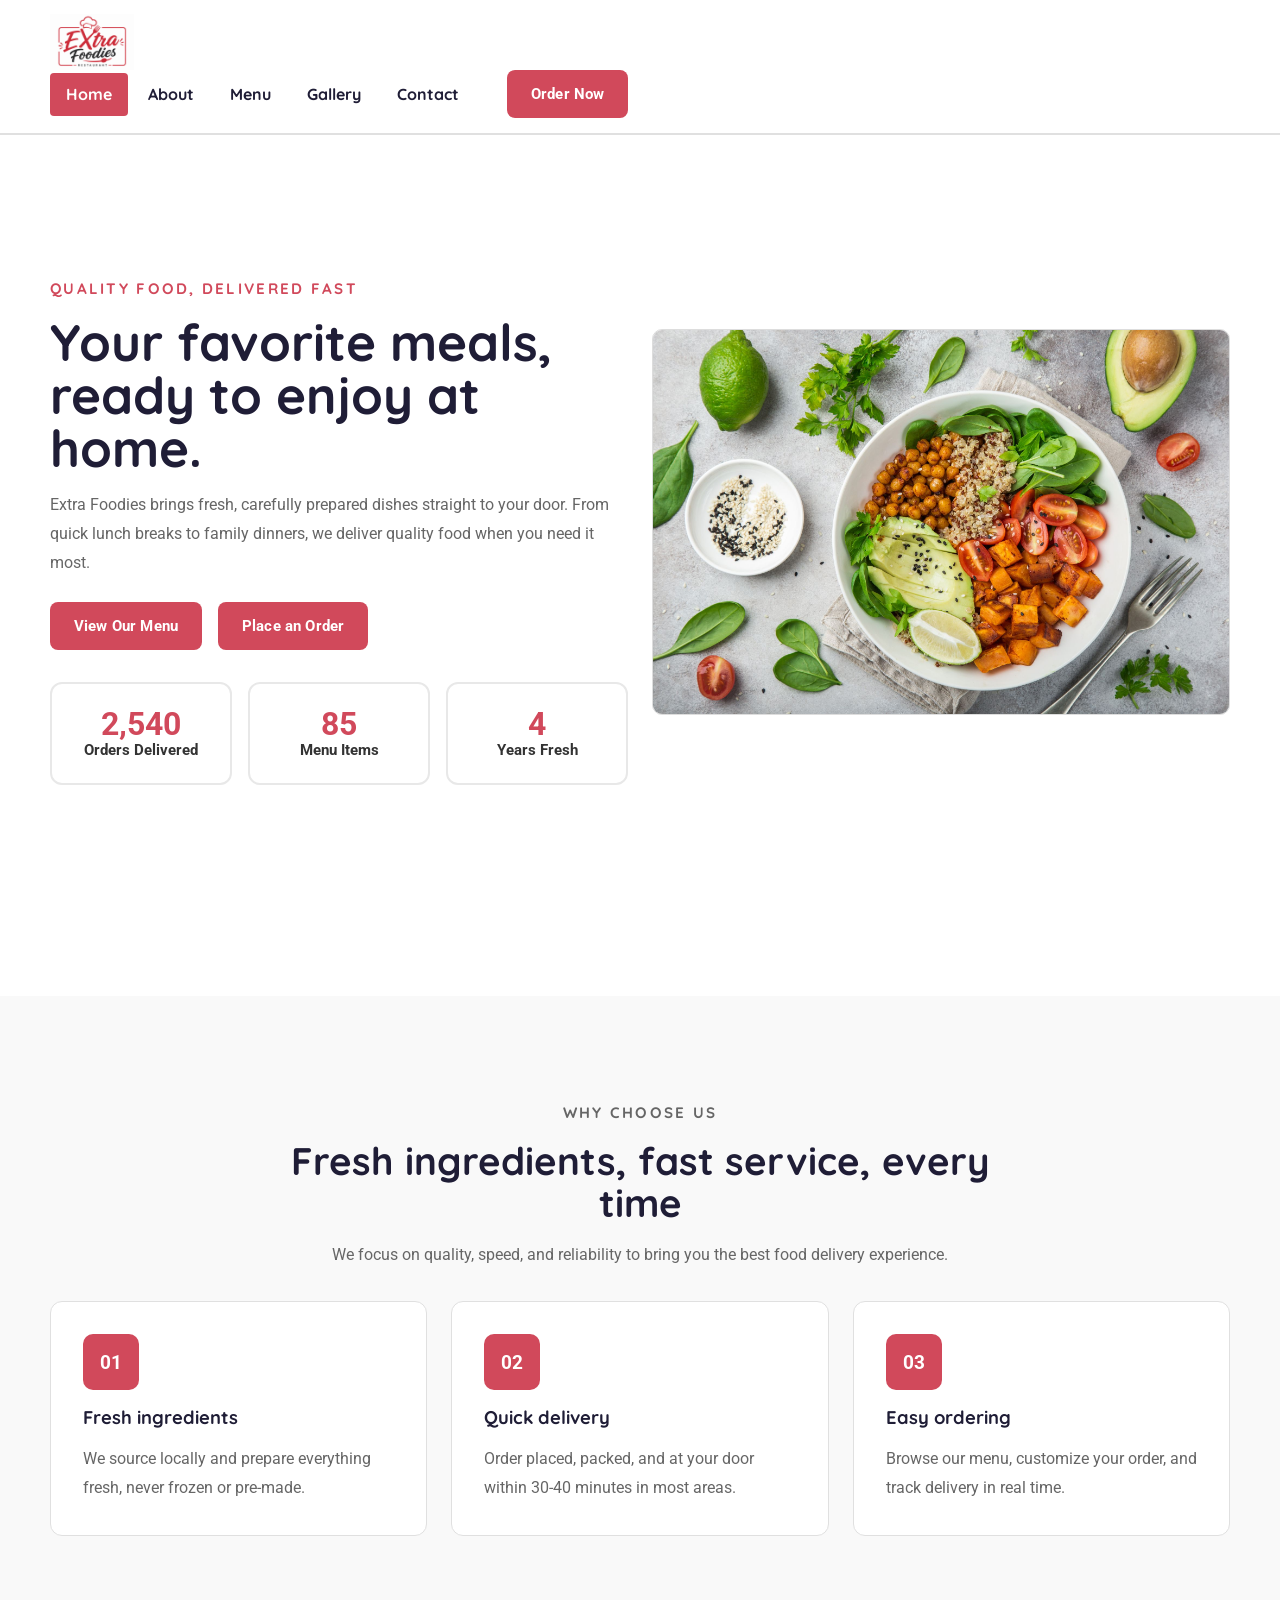
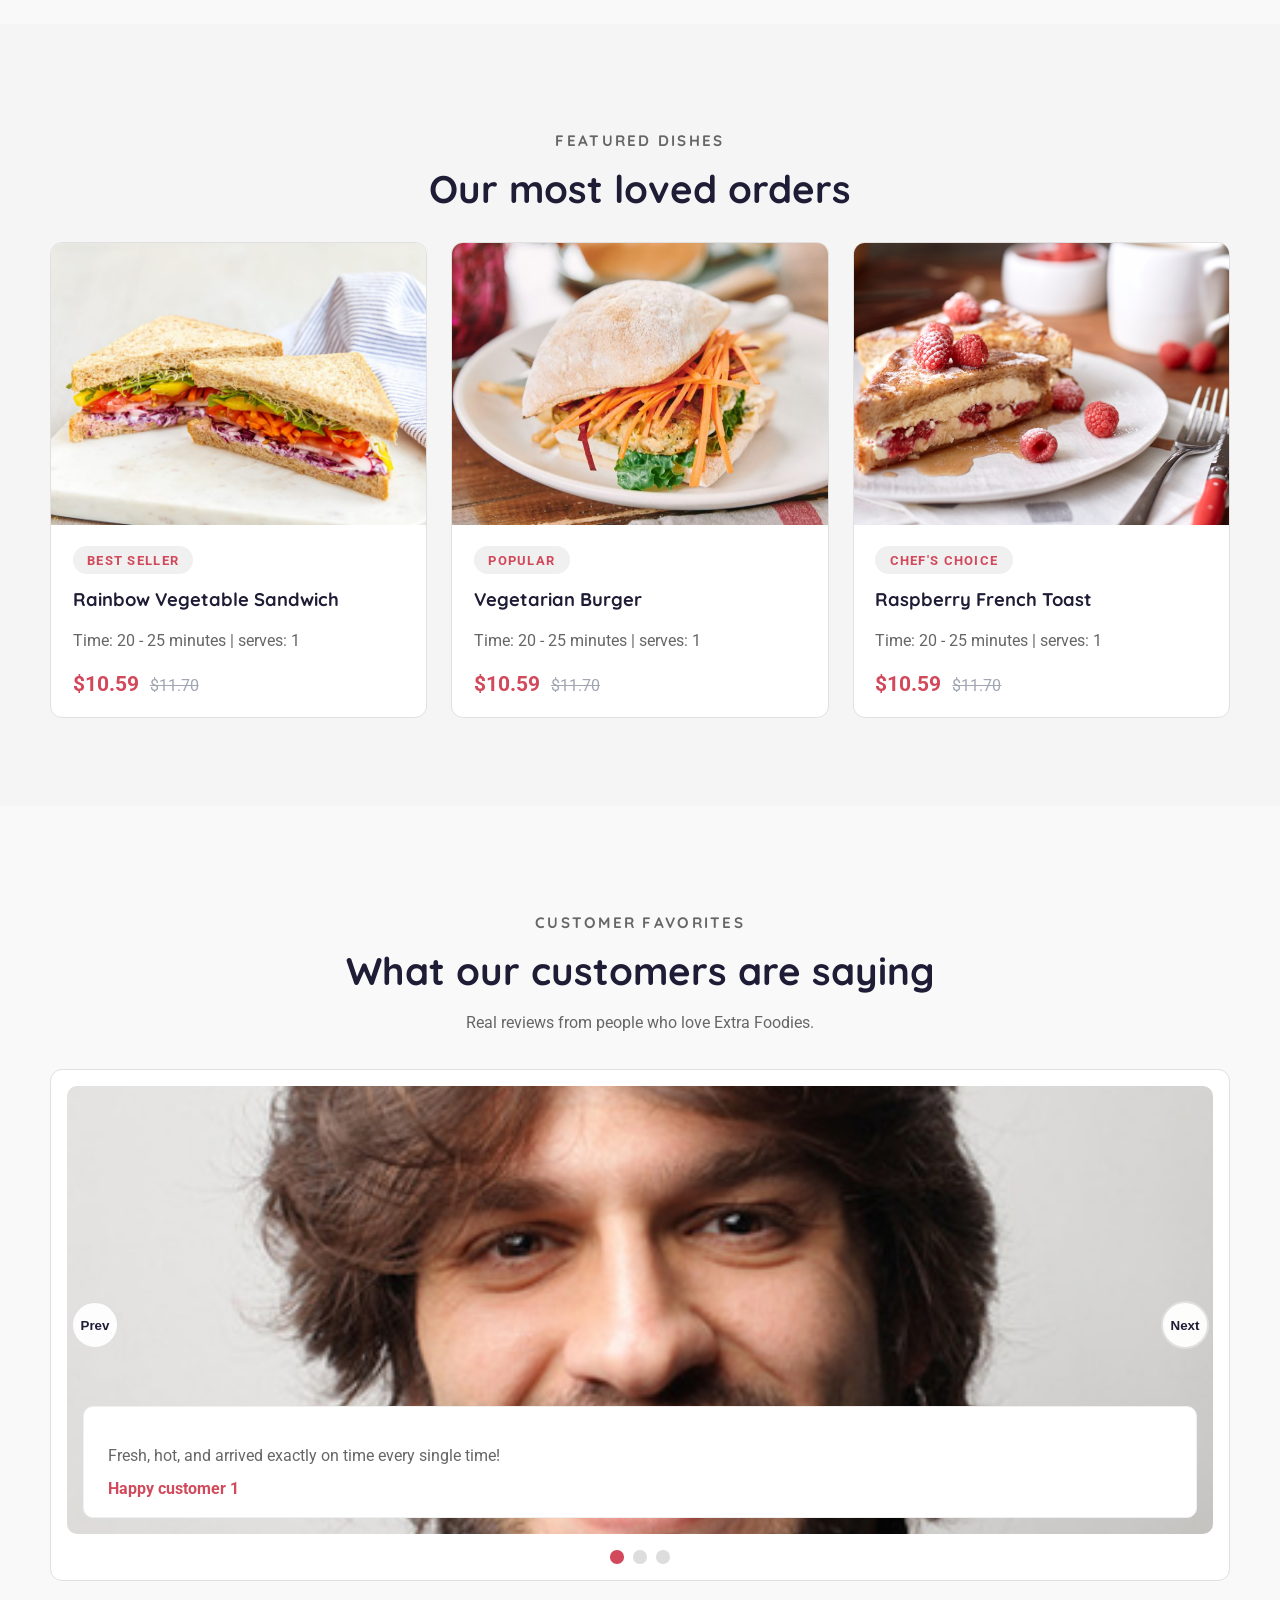
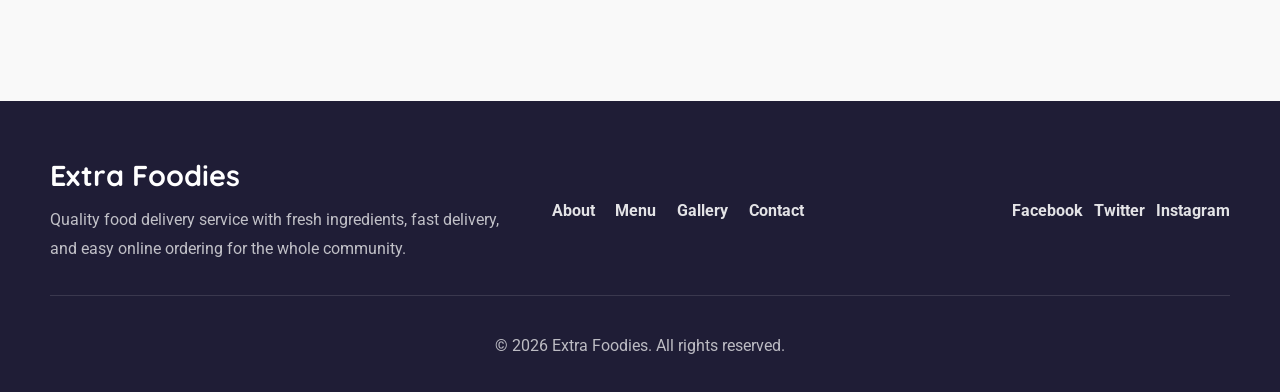
<file: index.html>
<!DOCTYPE html>
<html lang="en">
<head>
    <meta charset="UTF-8">
    <meta http-equiv="X-UA-Compatible" content="IE=edge">
    <meta name="viewport" content="width=device-width, initial-scale=1.0">
    <title>Extra Foodies - Home</title>
    <link rel="stylesheet" href="css/style.css">
    <link rel="stylesheet" href="css/responsive-style.css">
</head>
<body class="page-home">
    <header class="site-header">
        <nav class="navbar navbar-expand-lg navigation-wrap">
            <div class="container">
                <a class="navbar-brand" href="index.html"><img src="images/logo.png" alt="Extra Foodies logo"></a>
                <button class="navbar-toggler" type="button" aria-controls="navbarText" aria-expanded="false" aria-label="Toggle navigation">
                    <span class="nav-icon-bar"></span>
                    <span class="nav-icon-bar"></span>
                    <span class="nav-icon-bar"></span>
                </button>
                <div class="collapse navbar-collapse" id="navbarText">
                    <ul class="navbar-nav ms-auto align-items-lg-center gap-lg-1">
                        <li class="nav-item"><a class="nav-link active" aria-current="page" href="index.html">Home</a></li>
                        <li class="nav-item"><a class="nav-link" href="about.html">About</a></li>
                        <li class="nav-item"><a class="nav-link" href="menu.html">Menu</a></li>
                        <li class="nav-item"><a class="nav-link" href="gallery.html">Gallery</a></li>
                        <li class="nav-item"><a class="nav-link" href="contact.html">Contact</a></li>
                        <li class="nav-item ms-lg-3"><a class="main-btn nav-cta" href="contact.html">Order Now</a></li>
                    </ul>
                </div>
            </div>
        </nav>
    </header>

    <main>
        <section class="page-hero hero-home">
            <div class="container">
                <div class="row align-items-center gy-5">
                    <div class="col-lg-6">
                        <p class="hero-eyebrow">Quality food, delivered fast</p>
                        <h1>Your favorite meals, ready to enjoy at home.</h1>
                        <p class="hero-copy">Extra Foodies brings fresh, carefully prepared dishes straight to your door. From quick lunch breaks to family dinners, we deliver quality food when you need it most.</p>
                        <div class="d-flex flex-wrap gap-3 mt-4">
                            <a class="main-btn" href="menu.html">View Our Menu</a>
                            <a class="main-btn" href="contact.html">Place an Order</a>
                        </div>
                        <div class="hero-stats">
                            <article class="stat-card"><strong data-count="2540">0</strong><span>Orders Delivered</span></article>
                            <article class="stat-card"><strong data-count="85">0</strong><span>Menu Items</span></article>
                            <article class="stat-card"><strong data-count="4">0</strong><span>Years Fresh</span></article>
                        </div>
                    </div>
                    <div class="col-lg-6">
                        <img src="images/img/img-1.png" class="img-fluid" alt="Fresh plated meal" style="border-radius: 10px; border: 1px solid #ddd;">
                    </div>
                </div>
            </div>
        </section>

        <section class="section-block">
            <div class="container">
                <div class="section-heading text-center">
                    <p class="section-label">Why choose us</p>
                    <h2>Fresh ingredients, fast service, every time</h2>
                    <p>We focus on quality, speed, and reliability to bring you the best food delivery experience.</p>
                </div>
                <div class="row g-4 mt-2">
                    <div class="col-md-4">
                        <article class="feature-card">
                            <span class="feature-icon">01</span>
                            <h4>Fresh ingredients</h4>
                            <p>We source locally and prepare everything fresh, never frozen or pre-made.</p>
                        </article>
                    </div>
                    <div class="col-md-4">
                        <article class="feature-card">
                            <span class="feature-icon">02</span>
                            <h4>Quick delivery</h4>
                            <p>Order placed, packed, and at your door within 30-40 minutes in most areas.</p>
                        </article>
                    </div>
                    <div class="col-md-4">
                        <article class="feature-card">
                            <span class="feature-icon">03</span>
                            <h4>Easy ordering</h4>
                            <p>Browse our menu, customize your order, and track delivery in real time.</p>
                        </article>
                    </div>
                </div>
            </div>
        </section>

        <section class="section-block section-block--alt">
            <div class="container">
                <div class="section-heading text-center">
                    <p class="section-label">Featured dishes</p>
                    <h2>Our most loved orders</h2>
                </div>
                <div class="row g-4 mt-2">
                    <div class="col-lg-4 col-md-6">
                        <article class="menu-card">
                            <img src="images/img/img-3.jpg" alt="Rainbow vegetable sandwich" class="menu-card__image img-fluid">
                            <div class="menu-card__body">
                                <span class="menu-card__tag">Best seller</span>
                                <h4>Rainbow Vegetable Sandwich</h4>
                                <p>Time: 20 - 25 minutes | serves: 1</p>
                                <div class="menu-card__footer"><strong>$10.59</strong><del>$11.70</del></div>
                            </div>
                        </article>
                    </div>
                    <div class="col-lg-4 col-md-6">
                        <article class="menu-card">
                            <img src="images/img/img-4.jpg" alt="Vegetarian burger" class="menu-card__image img-fluid">
                            <div class="menu-card__body">
                                <span class="menu-card__tag">Popular</span>
                                <h4>Vegetarian Burger</h4>
                                <p>Time: 20 - 25 minutes | serves: 1</p>
                                <div class="menu-card__footer"><strong>$10.59</strong><del>$11.70</del></div>
                            </div>
                        </article>
                    </div>
                    <div class="col-lg-4 col-md-6">
                        <article class="menu-card">
                            <img src="images/img/img-5.jpg" alt="Raspberry stuffed French toast" class="menu-card__image img-fluid">
                            <div class="menu-card__body">
                                <span class="menu-card__tag">Chef's choice</span>
                                <h4>Raspberry French Toast</h4>
                                <p>Time: 20 - 25 minutes | serves: 1</p>
                                <div class="menu-card__footer"><strong>$10.59</strong><del>$11.70</del></div>
                            </div>
                        </article>
                    </div>
                </div>
            </div>
        </section>

        <section class="section-block">
            <div class="container">
                <div class="section-heading text-center">
                    <p class="section-label">Customer favorites</p>
                    <h2>What our customers are saying</h2>
                    <p>Real reviews from people who love Extra Foodies.</p>
                </div>
                <div class="slider" data-slider>
                    <div class="slider__viewport">
                        <div class="slider__track" data-slider-track>
                            <article class="slider__slide" data-slider-slide>
                                <img src="images/review/review-1.jpg" alt="Delicious meal at home" class="slider__image">
                                <div class="slider__caption">
                                    <p>Fresh, hot, and arrived exactly on time every single time!</p>
                                    <strong>Happy customer 1</strong>
                                </div>
                            </article>
                            <article class="slider__slide" data-slider-slide>
                                <img src="images/review/review-2.jpg" alt="Family enjoying delivery" class="slider__image">
                                <div class="slider__caption">
                                    <p>Best option for weeknight dinners. Saves so much time!</p>
                                    <strong>Happy customer 2</strong>
                                </div>
                            </article>
                            <article class="slider__slide" data-slider-slide>
                                <img src="images/img/img-2.png" alt="Beautifully plated meal" class="slider__image">
                                <div class="slider__caption">
                                    <p>Quality that rivals any restaurant, from your home. Highly recommend!</p>
                                    <strong>Happy customer 3</strong>
                                </div>
                            </article>
                        </div>
                    </div>
                    <button class="slider__control slider__control--prev" type="button" data-slider-prev aria-label="Previous slide">Prev</button>
                    <button class="slider__control slider__control--next" type="button" data-slider-next aria-label="Next slide">Next</button>
                    <div class="slider__dots" data-slider-dots></div>
                </div>
            </div>
        </section>
    </main>

    <footer class="site-footer">
        <div class="container">
            <div class="row gy-4 align-items-center">
                <div class="col-lg-5">
                    <a href="index.html" class="footer-brand">Extra Foodies</a>
                    <p class="footer-copy">Quality food delivery service with fresh ingredients, fast delivery, and easy online ordering for the whole community.</p>
                </div>
                <div class="col-lg-4">
                    <div class="footer-links">
                        <a href="about.html">About</a>
                        <a href="menu.html">Menu</a>
                        <a href="gallery.html">Gallery</a>
                        <a href="contact.html">Contact</a>
                    </div>
                </div>
                <div class="col-lg-3 text-lg-end">
                    <div class="footer-social">
                        <a href="#">Facebook</a>
                        <a href="#">Twitter</a>
                        <a href="#">Instagram</a>
                    </div>
                </div>
            </div>
            <div class="footer-bar text-center">
                <p>© 2026 Extra Foodies. All rights reserved.</p>
            </div>
        </div>
    </footer>
    <script src="js/main.js"></script>
</body>
</html>
</file>
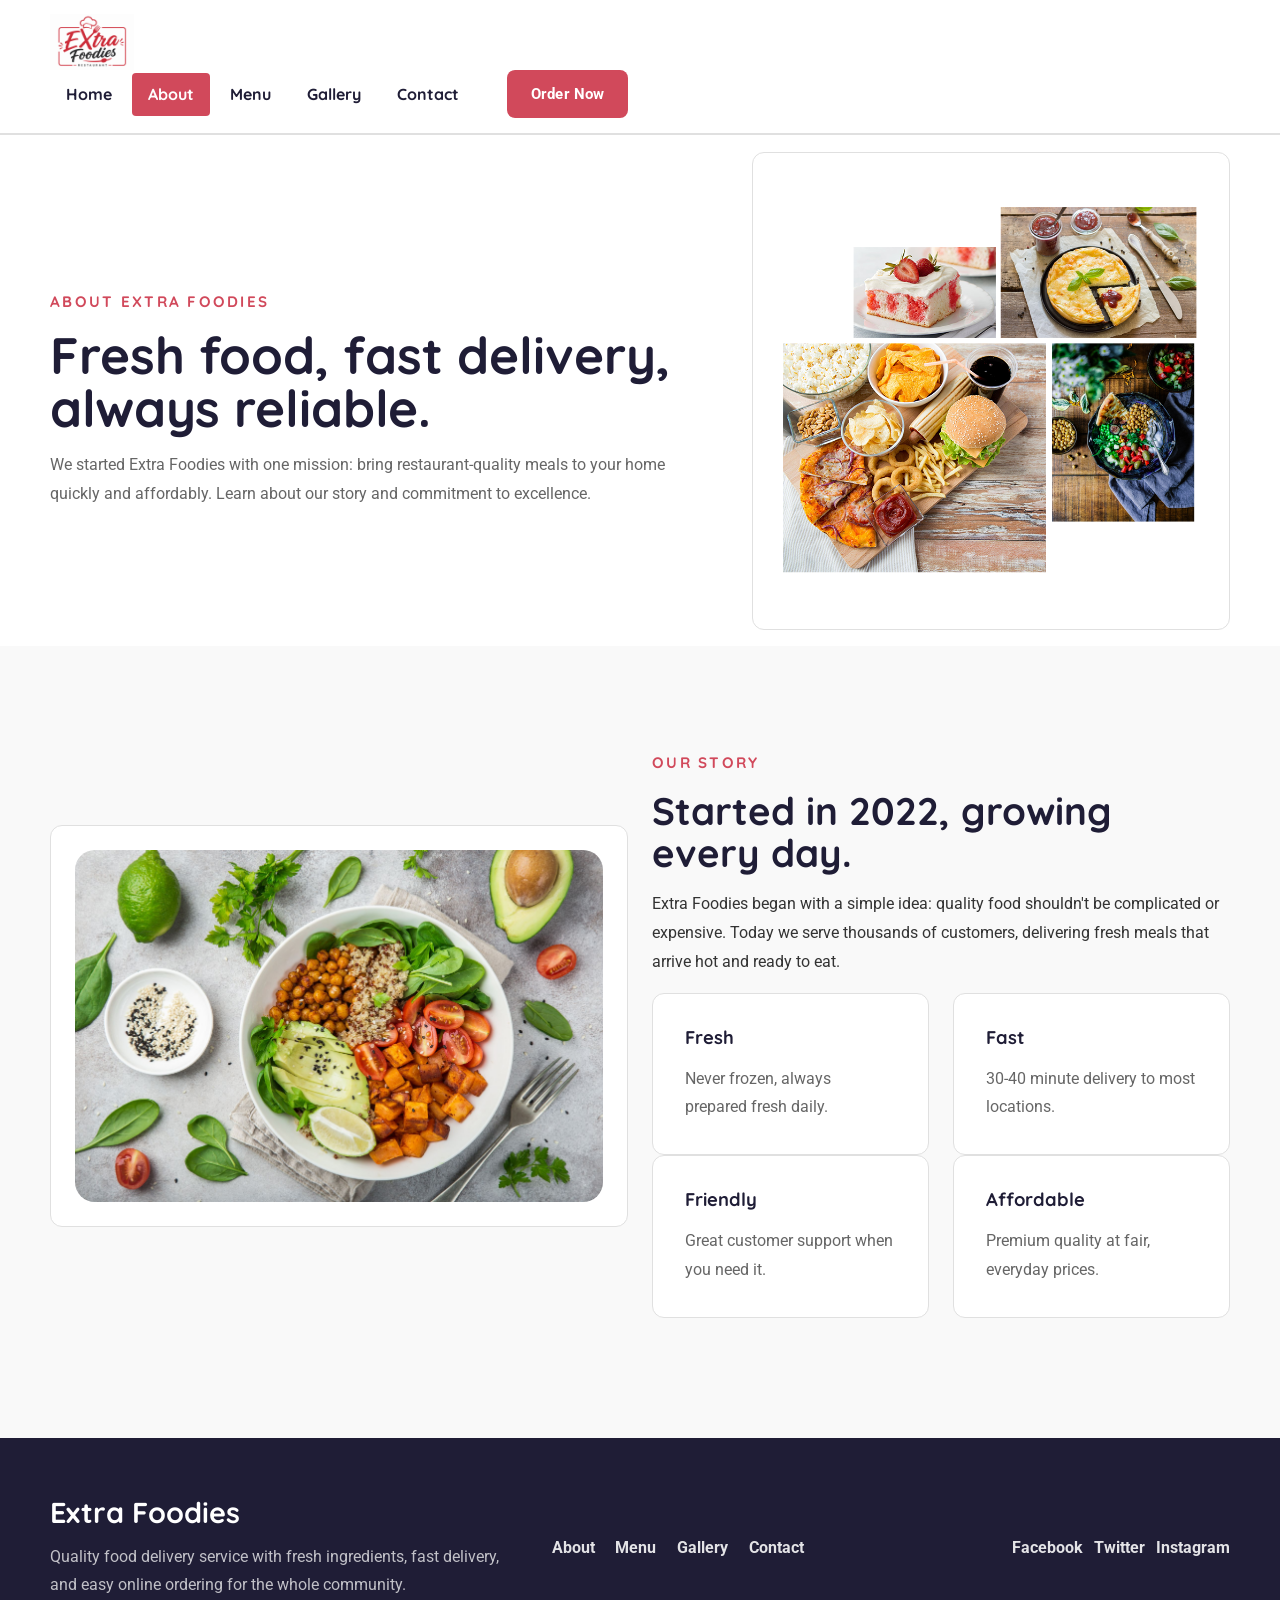
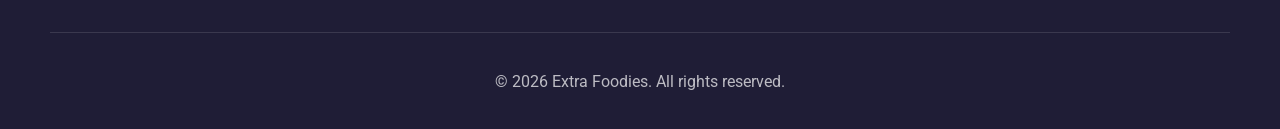
<file: about.html>
<!DOCTYPE html>
<html lang="en">
<head>
    <meta charset="UTF-8">
    <meta http-equiv="X-UA-Compatible" content="IE=edge">
    <meta name="viewport" content="width=device-width, initial-scale=1.0">
    <title>Extra Foodies - About</title>
    <link rel="stylesheet" href="css/style.css">
    <link rel="stylesheet" href="css/responsive-style.css">
</head>
<body>
    <header class="site-header">
        <nav class="navbar navbar-expand-lg navigation-wrap">
            <div class="container">
                <a class="navbar-brand" href="index.html"><img src="images/logo.png" alt="Extra Foodies logo"></a>
                <button class="navbar-toggler" type="button" aria-controls="navbarText" aria-expanded="false" aria-label="Toggle navigation"><span class="nav-icon-bar"></span><span class="nav-icon-bar"></span><span class="nav-icon-bar"></span></button>
                <div class="collapse navbar-collapse" id="navbarText">
                    <ul class="navbar-nav ms-auto align-items-lg-center gap-lg-1">
                        <li class="nav-item"><a class="nav-link" href="index.html">Home</a></li>
                        <li class="nav-item"><a class="nav-link active" aria-current="page" href="about.html">About</a></li>
                        <li class="nav-item"><a class="nav-link" href="menu.html">Menu</a></li>
                        <li class="nav-item"><a class="nav-link" href="gallery.html">Gallery</a></li>
                        <li class="nav-item"><a class="nav-link" href="contact.html">Contact</a></li>
                        <li class="nav-item ms-lg-3"><a class="main-btn nav-cta" href="contact.html">Order Now</a></li>
                    </ul>
                </div>
            </div>
        </nav>
    </header>

    <main>
        <section class="page-hero page-hero--compact">
            <div class="container">
                <div class="row align-items-center gy-5">
                    <div class="col-lg-7">
                        <p class="hero-eyebrow">About Extra Foodies</p>
                        <h1>Fresh food, fast delivery, always reliable.</h1>
                        <p class="hero-copy">We started Extra Foodies with one mission: bring restaurant-quality meals to your home quickly and affordably. Learn about our story and commitment to excellence.</p>
                    </div>
                    <div class="col-lg-5">
                        <div class="content-panel">
                            <img src="images/img/img-2.png" alt="Kitchen prep and ingredients" class="img-fluid rounded-4">
                        </div>
                    </div>
                </div>
            </div>
        </section>

        <section class="section-block">
            <div class="container">
                <div class="row g-4 align-items-center">
                    <div class="col-lg-6">
                        <div class="content-panel">
                            <img src="images/img/img-1.png" alt="Fresh plated meal" class="img-fluid rounded-4">
                        </div>
                    </div>
                    <div class="col-lg-6">
                        <p class="section-label">Our story</p>
                        <h2>Started in 2022, growing every day.</h2>
                        <p class="mt-3">Extra Foodies began with a simple idea: quality food shouldn't be complicated or expensive. Today we serve thousands of customers, delivering fresh meals that arrive hot and ready to eat.</p>
                        <div class="row g-3 mt-3">
                            <div class="col-sm-6">
                                <div class="feature-card">
                                    <h4>Fresh</h4>
                                    <p>Never frozen, always prepared fresh daily.</p>
                                </div>
                            </div>
                            <div class="col-sm-6">
                                <div class="feature-card">
                                    <h4>Fast</h4>
                                    <p>30-40 minute delivery to most locations.</p>
                                </div>
                            </div>
                            <div class="col-sm-6">
                                <div class="feature-card">
                                    <h4>Friendly</h4>
                                    <p>Great customer support when you need it.</p>
                                </div>
                            </div>
                            <div class="col-sm-6">
                                <div class="feature-card">
                                    <h4>Affordable</h4>
                                    <p>Premium quality at fair, everyday prices.</p>
                                </div>
                            </div>
                        </div>
                    </div>
                </div>
            </div>
        </section>
    </main>

    <footer class="site-footer">
        <div class="container">
            <div class="row gy-4 align-items-center">
                <div class="col-lg-5">
                    <a href="index.html" class="footer-brand">Extra Foodies</a>
                    <p class="footer-copy">Quality food delivery service with fresh ingredients, fast delivery, and easy online ordering for the whole community.</p>
                </div>
                <div class="col-lg-4">
                    <div class="footer-links">
                        <a href="about.html">About</a>
                        <a href="menu.html">Menu</a>
                        <a href="gallery.html">Gallery</a>
                        <a href="contact.html">Contact</a>
                    </div>
                </div>
                <div class="col-lg-3 text-lg-end">
                    <div class="footer-social">
                        <a href="#">Facebook</a>
                        <a href="#">Twitter</a>
                        <a href="#">Instagram</a>
                    </div>
                </div>
            </div>
            <div class="footer-bar text-center"><p>© 2026 Extra Foodies. All rights reserved.</p></div>
        </div>
    </footer>

    <script src="js/main.js"></script>
</body>
</html>
</file>
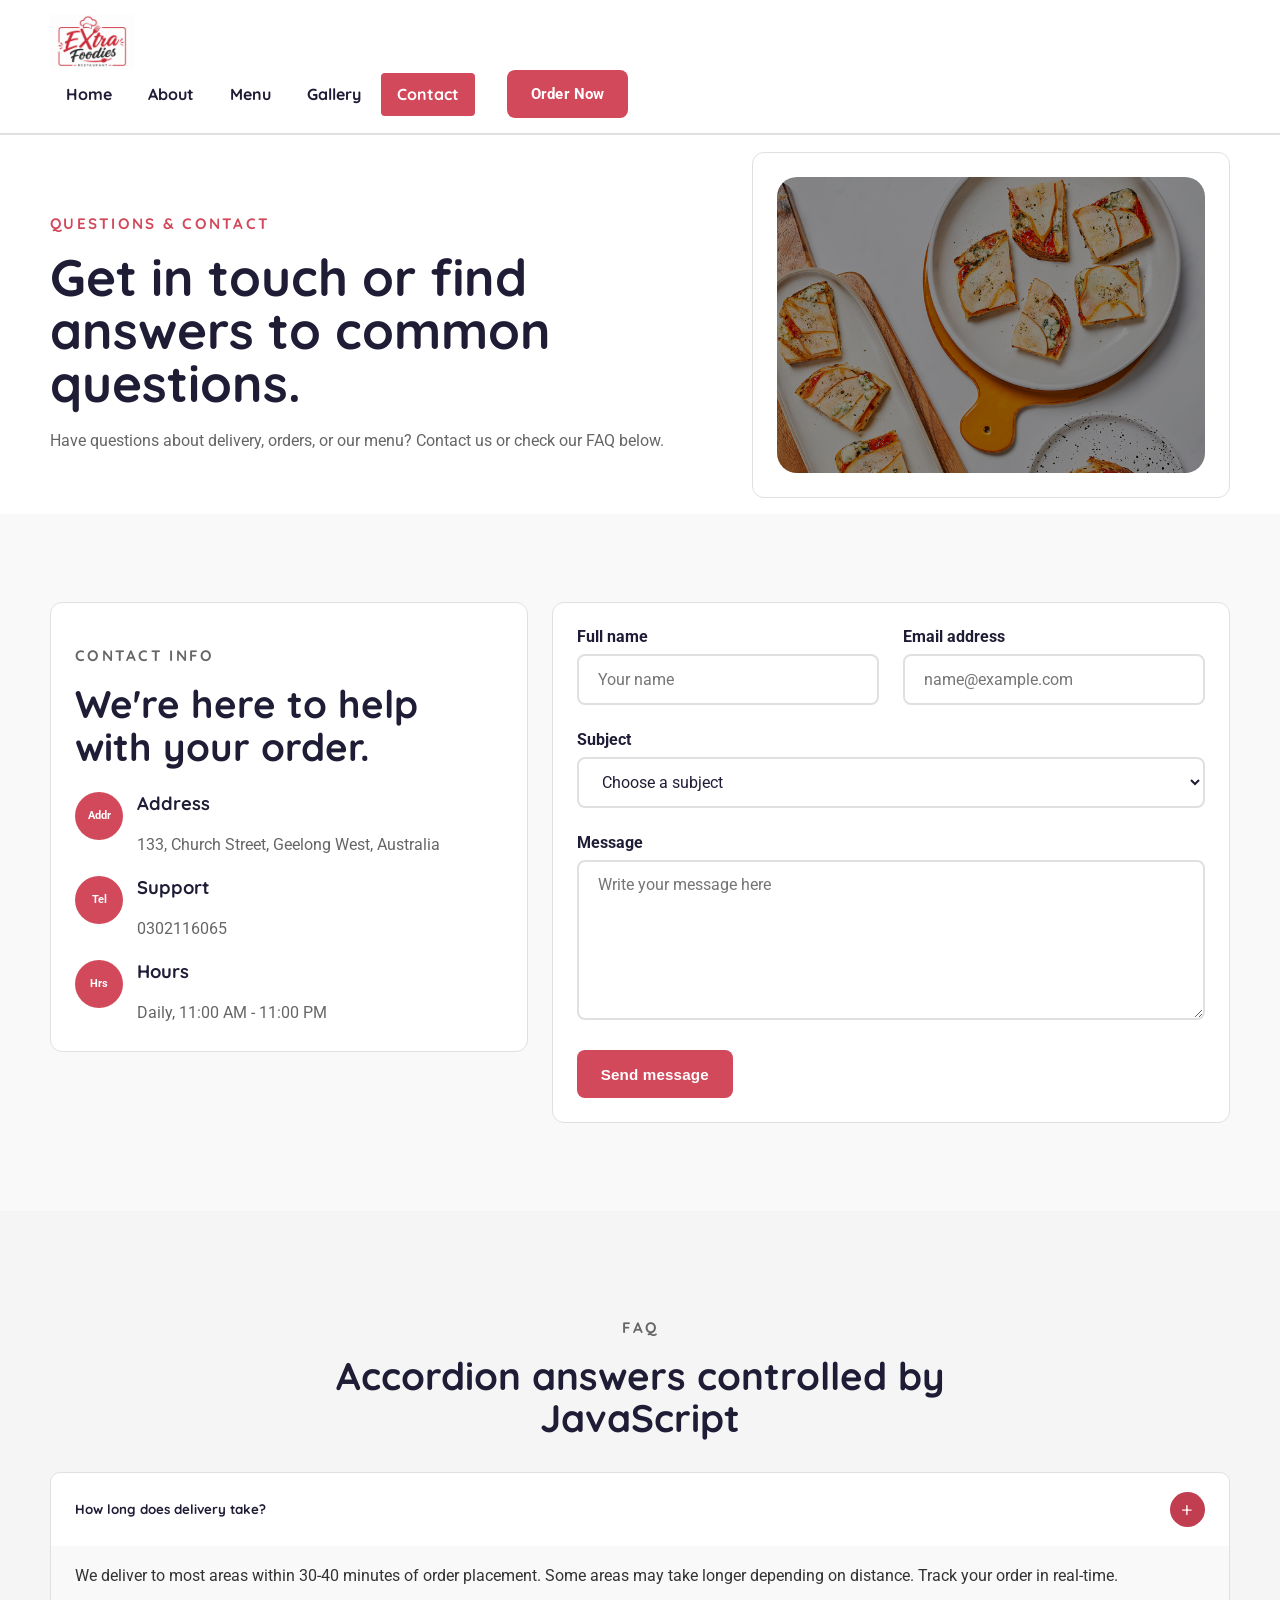
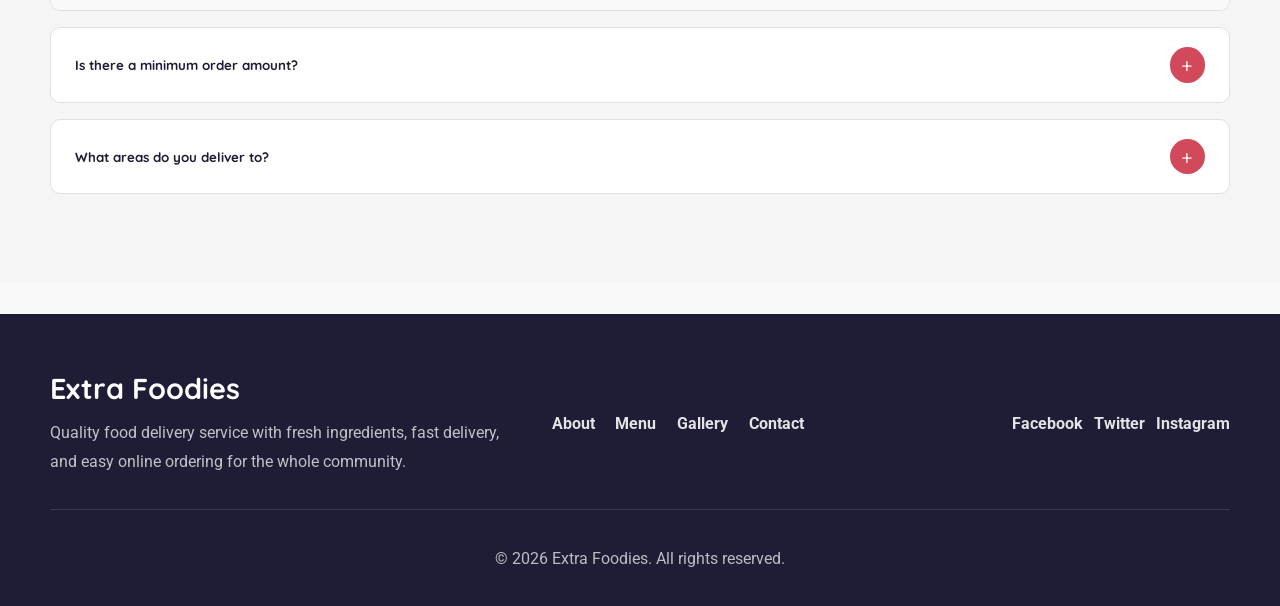
<file: contact.html>
<!DOCTYPE html>
<html lang="en">
<head>
    <meta charset="UTF-8">
    <meta http-equiv="X-UA-Compatible" content="IE=edge">
    <meta name="viewport" content="width=device-width, initial-scale=1.0">
    <title>Extra Foodies - Contact</title>
    <link rel="stylesheet" href="css/style.css">
    <link rel="stylesheet" href="css/responsive-style.css">
</head>
<body>
    <header class="site-header">
        <nav class="navbar navbar-expand-lg navigation-wrap">
            <div class="container">
                <a class="navbar-brand" href="index.html"><img src="images/logo.png" alt="Extra Foodies logo"></a>
                <button class="navbar-toggler" type="button" aria-controls="navbarText" aria-expanded="false" aria-label="Toggle navigation"><span class="nav-icon-bar"></span><span class="nav-icon-bar"></span><span class="nav-icon-bar"></span></button>
                <div class="collapse navbar-collapse" id="navbarText">
                    <ul class="navbar-nav ms-auto align-items-lg-center gap-lg-1">
                        <li class="nav-item"><a class="nav-link" href="index.html">Home</a></li>
                        <li class="nav-item"><a class="nav-link" href="about.html">About</a></li>
                        <li class="nav-item"><a class="nav-link" href="menu.html">Menu</a></li>
                        <li class="nav-item"><a class="nav-link" href="gallery.html">Gallery</a></li>
                        <li class="nav-item"><a class="nav-link active" aria-current="page" href="contact.html">Contact</a></li>
                        <li class="nav-item ms-lg-3"><a class="main-btn nav-cta" href="contact.html">Order Now</a></li>
                    </ul>
                </div>
            </div>
        </nav>
    </header>

    <main>
        <section class="page-hero page-hero--compact">
            <div class="container">
                <div class="row align-items-center gy-5">
                    <div class="col-lg-7">
                        <p class="hero-eyebrow">Questions & Contact</p>
                        <h1>Get in touch or find answers to common questions.</h1>
                        <p class="hero-copy">Have questions about delivery, orders, or our menu? Contact us or check our FAQ below.</p>
                    </div>
                    <div class="col-lg-5">
                        <div class="content-panel">
                            <img src="images/bg/bg-3.jpg" alt="Dining room background" class="img-fluid rounded-4">
                        </div>
                    </div>
                </div>
            </div>
        </section>

        <section class="section-block">
            <div class="container">
                <div class="row g-4">
                    <div class="col-lg-5">
                        <div class="contact-card">
                            <p class="section-label">Contact info</p>
                            <h2>We're here to help with your order.</h2>
                            <div class="contact-meta mt-4">
                                <div class="contact-meta__item"><span class="contact-meta__label">Addr</span><div><h4>Address</h4><p> 133, Church Street, Geelong West, Australia</p></div></div>
                                <div class="contact-meta__item"><span class="contact-meta__label">Tel</span><div><h4>Support</h4><p>0302116065</p></div></div>
                                <div class="contact-meta__item"><span class="contact-meta__label">Hrs</span><div><h4>Hours</h4><p>Daily, 11:00 AM - 11:00 PM</p></div></div>
                            </div>
                        </div>
                    </div>
                    <div class="col-lg-7">
                        <form class="contact-form" data-contact-form novalidate>
                            <div class="row g-3">
                                <div class="col-md-6">
                                    <label class="form-label" for="contact-name">Full name</label>
                                    <input class="form-control" type="text" id="contact-name" name="name" placeholder="Your name">
                                    <small class="field-error" data-error-for="contact-name"></small>
                                </div>
                                <div class="col-md-6">
                                    <label class="form-label" for="contact-email">Email address</label>
                                    <input class="form-control" type="email" id="contact-email" name="email" placeholder="name@example.com">
                                    <small class="field-error" data-error-for="contact-email"></small>
                                </div>
                                <div class="col-12">
                                    <label class="form-label" for="contact-subject">Subject</label>
                                    <select class="form-select" id="contact-subject" name="subject">
                                        <option value="">Choose a subject</option>
                                        <option value="Order Help">Order Help</option>
                                        <option value="Delivery Issue">Delivery Issue</option>
                                        <option value="General Inquiry">General Inquiry</option>
                                    </select>
                                    <small class="field-error" data-error-for="contact-subject"></small>
                                </div>
                                <div class="col-12">
                                    <label class="form-label" for="contact-message">Message</label>
                                    <textarea class="form-control" id="contact-message" name="message" placeholder="Write your message here"></textarea>
                                    <small class="field-error" data-error-for="contact-message"></small>
                                </div>
                                <div class="col-12 d-flex flex-wrap gap-3 align-items-center">
                                    <button class="main-btn" type="submit">Send message</button>
                                    <p class="form-status" data-form-status></p>
                                </div>
                            </div>
                        </form>
                    </div>
                </div>
            </div>
        </section>

        <section class="section-block section-block--alt">
            <div class="container">
                <div class="section-heading text-center">
                    <p class="section-label">FAQ</p>
                    <h2>Accordion answers controlled by JavaScript</h2>
                </div>
                <div class="faq-stack">
                    <div class="accordion-item" data-accordion-item>
                        <button class="accordion-trigger" type="button" data-accordion-button aria-expanded="true">How long does delivery take? <span>+</span></button>
                        <div class="accordion-panel" data-accordion-panel style="max-height: 180px;"><p>We deliver to most areas within 30-40 minutes of order placement. Some areas may take longer depending on distance. Track your order in real-time.</p></div>
                    </div>
                    <div class="accordion-item" data-accordion-item>
                        <button class="accordion-trigger" type="button" data-accordion-button aria-expanded="false">Is there a minimum order amount? <span>+</span></button>
                        <div class="accordion-panel" data-accordion-panel><p>There is a $10 minimum order value. We want to make sure delivery is efficient for everyone.</p></div>
                    </div>
                    <div class="accordion-item" data-accordion-item>
                        <button class="accordion-trigger" type="button" data-accordion-button aria-expanded="false">What areas do you deliver to? <span>+</span></button>
                        <div class="accordion-panel" data-accordion-panel><p>We currently deliver throughout downtown and surrounding neighborhoods. Enter your address in the order form to check if we serve your area.</p></div>
                    </div>
                </div>
            </div>
        </section>
    </main>

    <footer class="site-footer">
        <div class="container">
            <div class="row gy-4 align-items-center">
                <div class="col-lg-5">
                    <a href="index.html" class="footer-brand">Extra Foodies</a>
                    <p class="footer-copy">Quality food delivery service with fresh ingredients, fast delivery, and easy online ordering for the whole community.</p>
                </div>
                <div class="col-lg-4">
                    <div class="footer-links">
                        <a href="about.html">About</a>
                        <a href="menu.html">Menu</a>
                        <a href="gallery.html">Gallery</a>
                        <a href="contact.html">Contact</a>
                    </div>
                </div>
                <div class="col-lg-3 text-lg-end">
                    <div class="footer-social">
                        <a href="#">Facebook</a>
                        <a href="#">Twitter</a>
                        <a href="#">Instagram</a>
                    </div>
                </div>
            </div>
            <div class="footer-bar text-center"><p>© 2026 Extra Foodies. All rights reserved.</p></div>
        </div>
    </footer>

    <script src="js/main.js"></script>
</body>
</html>
</file>
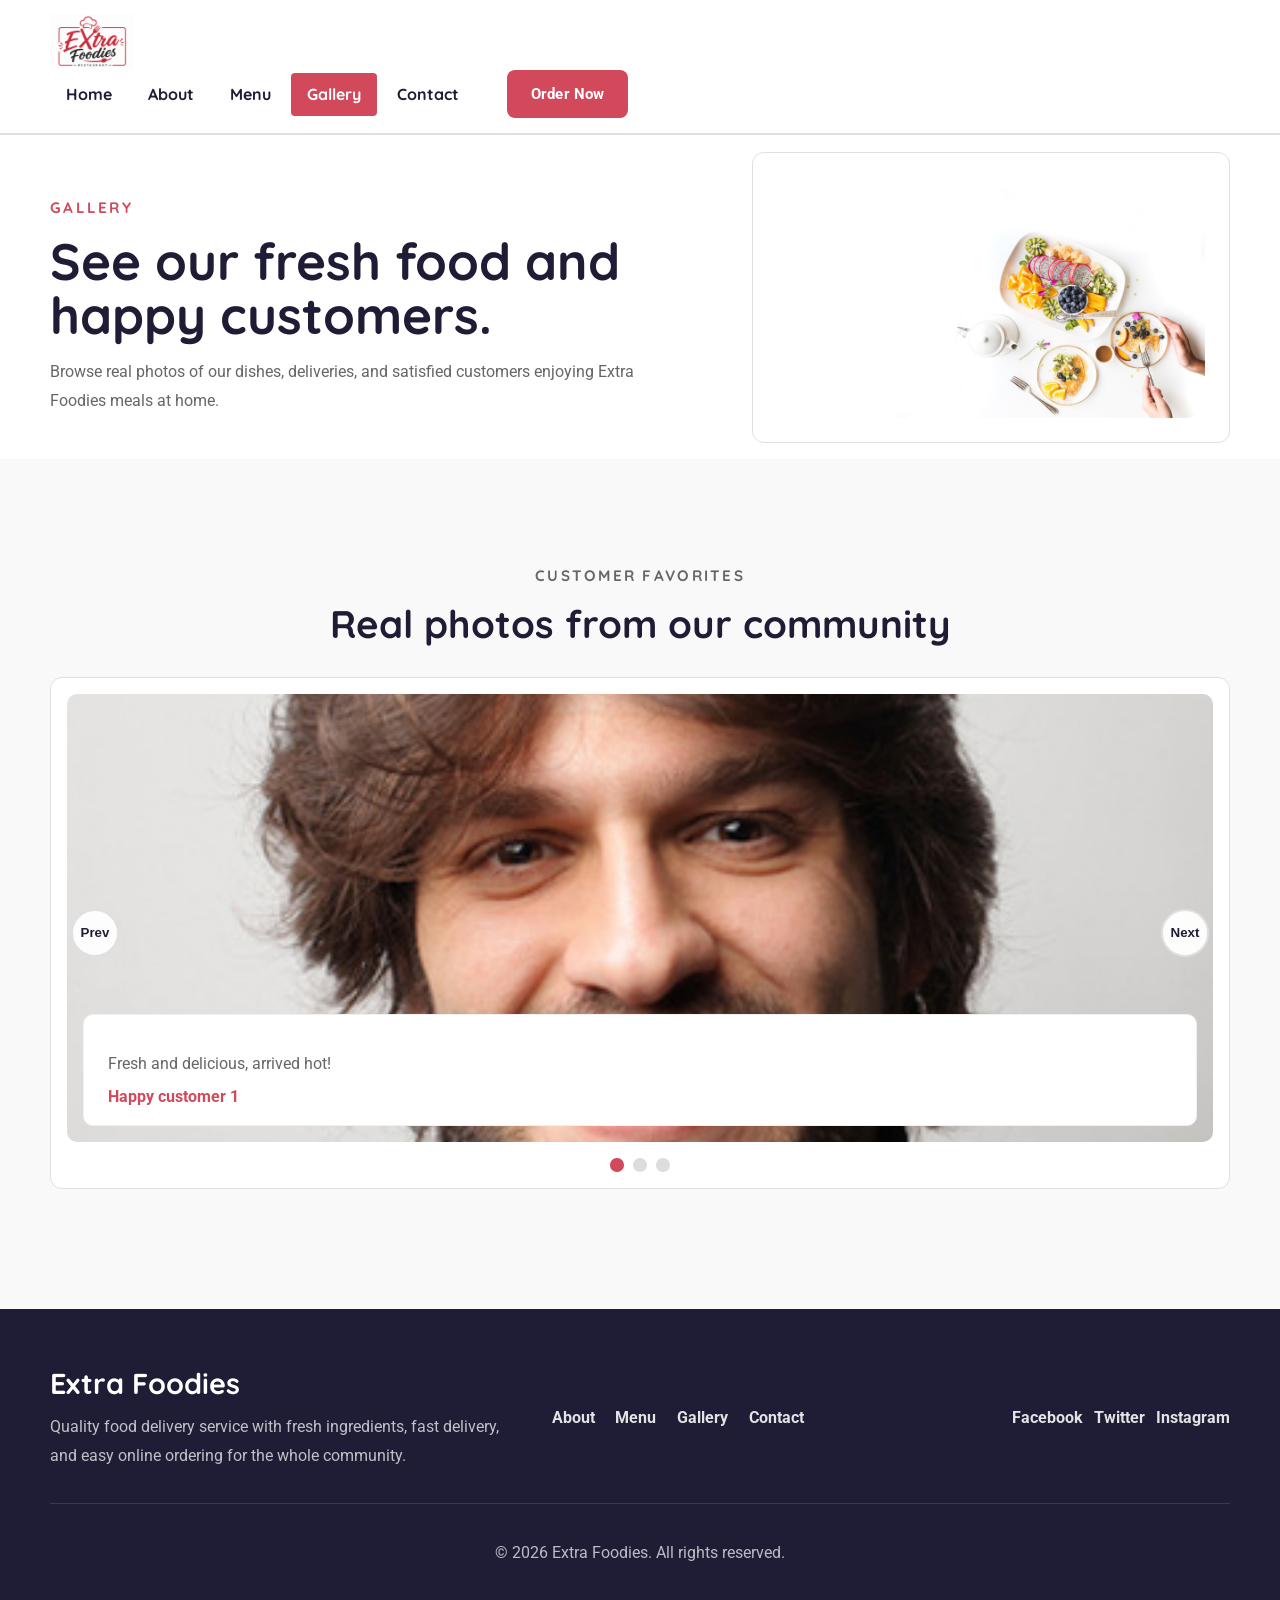
<file: gallery.html>
<!DOCTYPE html>
<html lang="en">
<head>
    <meta charset="UTF-8">
    <meta http-equiv="X-UA-Compatible" content="IE=edge">
    <meta name="viewport" content="width=device-width, initial-scale=1.0">
    <title>Extra Foodies - Gallery</title>
    <link rel="stylesheet" href="css/style.css">
    <link rel="stylesheet" href="css/responsive-style.css">
</head>
<body>
    <header class="site-header">
        <nav class="navbar navbar-expand-lg navigation-wrap">
            <div class="container">
                <a class="navbar-brand" href="index.html"><img src="images/logo.png" alt="Extra Foodies logo"></a>
                <button class="navbar-toggler" type="button" aria-controls="navbarText" aria-expanded="false" aria-label="Toggle navigation"><span class="nav-icon-bar"></span><span class="nav-icon-bar"></span><span class="nav-icon-bar"></span></button>
                <div class="collapse navbar-collapse" id="navbarText">
                    <ul class="navbar-nav ms-auto align-items-lg-center gap-lg-1">
                        <li class="nav-item"><a class="nav-link" href="index.html">Home</a></li>
                        <li class="nav-item"><a class="nav-link" href="about.html">About</a></li>
                        <li class="nav-item"><a class="nav-link" href="menu.html">Menu</a></li>
                        <li class="nav-item"><a class="nav-link active" aria-current="page" href="gallery.html">Gallery</a></li>
                        <li class="nav-item"><a class="nav-link" href="contact.html">Contact</a></li>
                        <li class="nav-item ms-lg-3"><a class="main-btn nav-cta" href="contact.html">Order Now</a></li>
                    </ul>
                </div>
            </div>
        </nav>
    </header>

    <main>
        <section class="page-hero page-hero--compact">
            <div class="container">
                <div class="row align-items-center gy-5">
                    <div class="col-lg-7">
                        <p class="hero-eyebrow">Gallery</p>
                        <h1>See our fresh food and happy customers.</h1>
                        <p class="hero-copy">Browse real photos of our dishes, deliveries, and satisfied customers enjoying Extra Foodies meals at home.</p>
                    </div>
                    <div class="col-lg-5">
                        <div class="content-panel">
                            <img src="images/bg/bg-1.jpg" alt="Restaurant atmosphere" class="img-fluid rounded-4">
                        </div>
                    </div>
                </div>
            </div>
        </section>

        <section class="section-block">
            <div class="container">
                <div class="section-heading text-center">
                    <p class="section-label">Customer favorites</p>
                    <h2>Real photos from our community</h2>
                </div>
                <div class="slider" data-slider>
                    <div class="slider__viewport">
                        <div class="slider__track" data-slider-track>
                            <article class="slider__slide" data-slider-slide><img src="images/review/review-1.jpg" alt="Customer enjoying meal" class="slider__image"><div class="slider__caption"><p>Fresh and delicious, arrived hot!</p><strong>Happy customer 1</strong></div></article>
                            <article class="slider__slide" data-slider-slide><img src="images/review/review-2.jpg" alt="Beautifully plated food" class="slider__image"><div class="slider__caption"><p>Presentation that looks restaurant quality.</p><strong>Happy customer 2</strong></div></article>
                            <article class="slider__slide" data-slider-slide><img src="images/img/img-1.png" alt="Fresh meal at home" class="slider__image"><div class="slider__caption"><p>Family dinners made easy with Extra Foodies.</p><strong>Happy customer 3</strong></div></article>
                        </div>
                    </div>
                    <button class="slider__control slider__control--prev" type="button" data-slider-prev aria-label="Previous slide">Prev</button>
                    <button class="slider__control slider__control--next" type="button" data-slider-next aria-label="Next slide">Next</button>
                    <div class="slider__dots" data-slider-dots></div>
                </div>
            </div>
        </section>
    </main>

    <footer class="site-footer">
        <div class="container">
            <div class="row gy-4 align-items-center">
                <div class="col-lg-5">
                    <a href="index.html" class="footer-brand">Extra Foodies</a>
                    <p class="footer-copy">Quality food delivery service with fresh ingredients, fast delivery, and easy online ordering for the whole community.</p>
                </div>
                <div class="col-lg-4">
                    <div class="footer-links">
                        <a href="about.html">About</a>
                        <a href="menu.html">Menu</a>
                        <a href="gallery.html">Gallery</a>
                        <a href="contact.html">Contact</a>
                    </div>
                </div>
                <div class="col-lg-3 text-lg-end">
                    <div class="footer-social">
                        <a href="#">Facebook</a>
                        <a href="#">Twitter</a>
                        <a href="#">Instagram</a>
                    </div>
                </div>
            </div>
            <div class="footer-bar text-center"><p>© 2026 Extra Foodies. All rights reserved.</p></div>
        </div>
    </footer>

    <script src="js/main.js"></script>
</body>
</html>
</file>
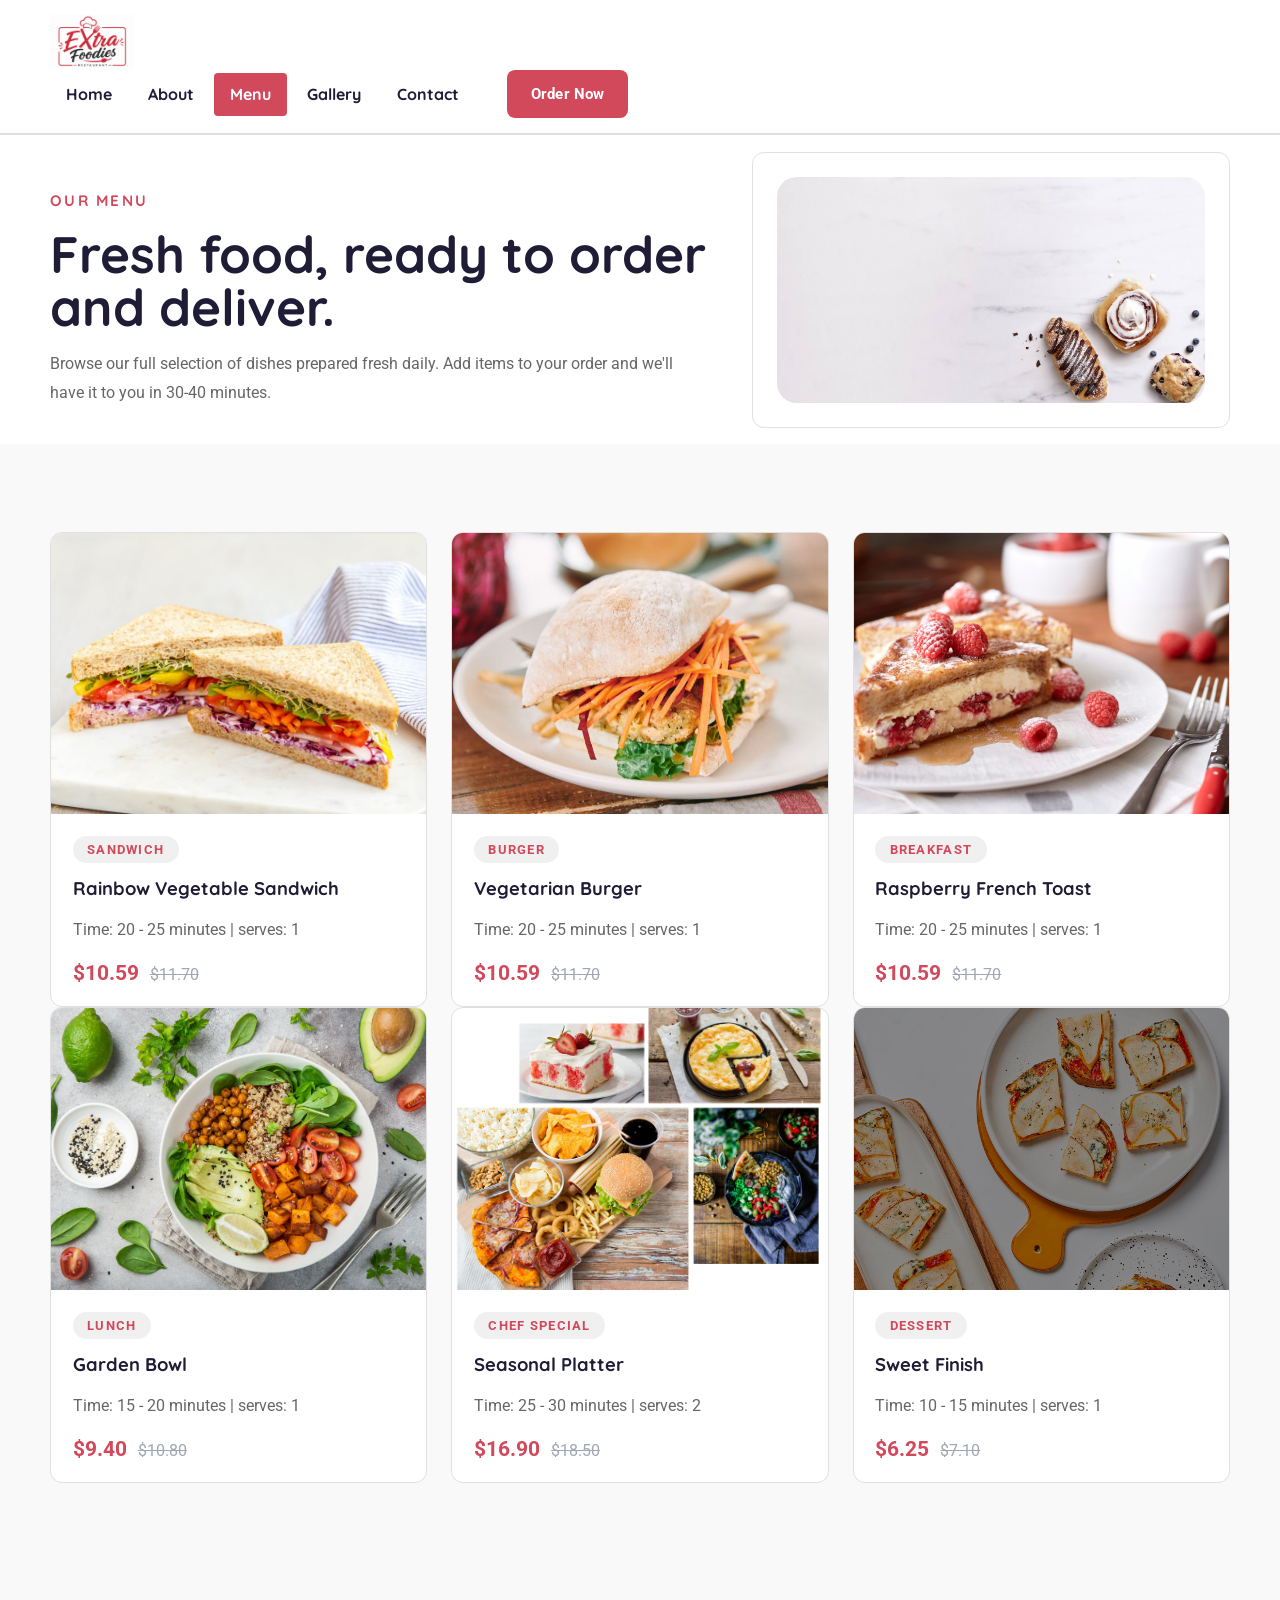
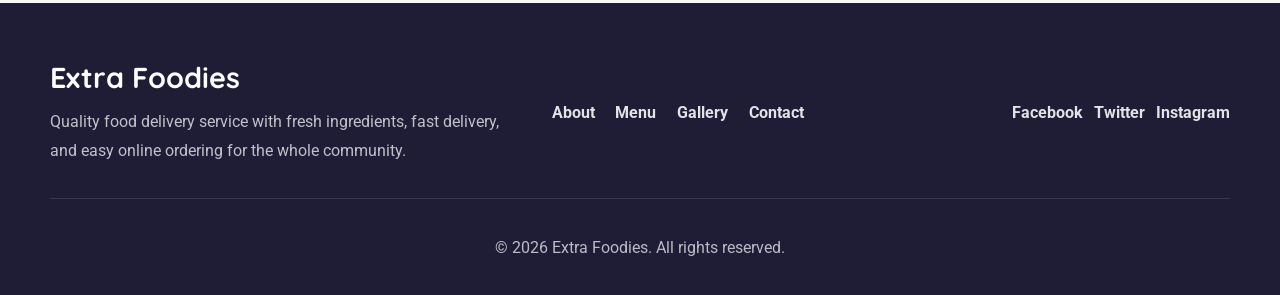
<file: menu.html>
<!DOCTYPE html>
<html lang="en">
<head>
    <title>Extra Foodies - Menu</title>
    <link rel="stylesheet" href="css/style.css">
    <link rel="stylesheet" href="css/responsive-style.css">
</head>
<body>
    <header class="site-header">
        <nav class="navbar navbar-expand-lg navigation-wrap">
            <div class="container">
                <a class="navbar-brand" href="index.html"><img src="images/logo.png" alt="Extra Foodies logo"></a>
                <button class="navbar-toggler" type="button" aria-controls="navbarText" aria-expanded="false" aria-label="Toggle navigation"><span class="nav-icon-bar"></span><span class="nav-icon-bar"></span><span class="nav-icon-bar"></span></button>
                <div class="collapse navbar-collapse" id="navbarText">
                    <ul class="navbar-nav ms-auto align-items-lg-center gap-lg-1">
                        <li class="nav-item"><a class="nav-link" href="index.html">Home</a></li>
                        <li class="nav-item"><a class="nav-link" href="about.html">About</a></li>
                        <li class="nav-item"><a class="nav-link active" aria-current="page" href="menu.html">Menu</a></li>
                        <li class="nav-item"><a class="nav-link" href="gallery.html">Gallery</a></li>
                        <li class="nav-item"><a class="nav-link" href="contact.html">Contact</a></li>
                        <li class="nav-item ms-lg-3"><a class="main-btn nav-cta" href="contact.html">Order Now</a></li>
                    </ul>
                </div>
            </div>
        </nav>
    </header>

    <main>
        <section class="page-hero page-hero--compact">
            <div class="container">
                <div class="row align-items-center gy-5">
                    <div class="col-lg-7">
                        <p class="hero-eyebrow">Our menu</p>
                        <h1>Fresh food, ready to order and deliver.</h1>
                        <p class="hero-copy">Browse our full selection of dishes prepared fresh daily. Add items to your order and we'll have it to you in 30-40 minutes.</p>
                    </div>
                    <div class="col-lg-5">
                        <div class="content-panel">
                            <img src="images/bg/bg-2.jpg" alt="Dining table presentation" class="img-fluid rounded-4">
                        </div>
                    </div>
                </div>
            </div>
        </section>

        <section class="section-block">
            <div class="container">
                <div class="row g-4">
                    <div class="col-lg-4 col-md-6"><article class="menu-card"><img src="images/img/img-3.jpg" alt="Rainbow vegetable sandwich" class="menu-card__image img-fluid"><div class="menu-card__body"><span class="menu-card__tag">Sandwich</span><h4>Rainbow Vegetable Sandwich</h4><p>Time: 20 - 25 minutes | serves: 1</p><div class="menu-card__footer"><strong>$10.59</strong><del>$11.70</del></div></div></article></div>
                    <div class="col-lg-4 col-md-6"><article class="menu-card"><img src="images/img/img-4.jpg" alt="Vegetarian burger" class="menu-card__image img-fluid"><div class="menu-card__body"><span class="menu-card__tag">Burger</span><h4>Vegetarian Burger</h4><p>Time: 20 - 25 minutes | serves: 1</p><div class="menu-card__footer"><strong>$10.59</strong><del>$11.70</del></div></div></article></div>
                    <div class="col-lg-4 col-md-6"><article class="menu-card"><img src="images/img/img-5.jpg" alt="Raspberry stuffed French toast" class="menu-card__image img-fluid"><div class="menu-card__body"><span class="menu-card__tag">Breakfast</span><h4>Raspberry French Toast</h4><p>Time: 20 - 25 minutes | serves: 1</p><div class="menu-card__footer"><strong>$10.59</strong><del>$11.70</del></div></div></article></div>
                    <div class="col-lg-4 col-md-6"><article class="menu-card"><img src="images/img/img-1.png" alt="Fresh plated meal" class="menu-card__image img-fluid"><div class="menu-card__body"><span class="menu-card__tag">Lunch</span><h4>Garden Bowl</h4><p>Time: 15 - 20 minutes | serves: 1</p><div class="menu-card__footer"><strong>$9.40</strong><del>$10.80</del></div></div></article></div>
                    <div class="col-lg-4 col-md-6"><article class="menu-card"><img src="images/img/img-2.png" alt="Kitchen prepared dish" class="menu-card__image img-fluid"><div class="menu-card__body"><span class="menu-card__tag">Chef special</span><h4>Seasonal Platter</h4><p>Time: 25 - 30 minutes | serves: 2</p><div class="menu-card__footer"><strong>$16.90</strong><del>$18.50</del></div></div></article></div>
                    <div class="col-lg-4 col-md-6"><article class="menu-card"><img src="images/bg/bg-3.jpg" alt="Dessert inspired hero background" class="menu-card__image img-fluid"><div class="menu-card__body"><span class="menu-card__tag">Dessert</span><h4>Sweet Finish</h4><p>Time: 10 - 15 minutes | serves: 1</p><div class="menu-card__footer"><strong>$6.25</strong><del>$7.10</del></div></div></article></div>
                </div>
            </div>
        </section>
    </main>

    <footer class="site-footer">
        <div class="container">
            <div class="row gy-4 align-items-center">
                <div class="col-lg-5">
                    <a href="index.html" class="footer-brand">Extra Foodies</a>
                    <p class="footer-copy">Quality food delivery service with fresh ingredients, fast delivery, and easy online ordering for the whole community.</p>
                </div>
                <div class="col-lg-4">
                    <div class="footer-links">
                        <a href="about.html">About</a>
                        <a href="menu.html">Menu</a>
                        <a href="gallery.html">Gallery</a>
                        <a href="contact.html">Contact</a>
                    </div>
                </div>
                <div class="col-lg-3 text-lg-end">
                    <div class="footer-social">
                        <a href="#">Facebook</a>
                        <a href="#">Twitter</a>
                        <a href="#">Instagram</a>
                    </div>
                </div>
            </div>
            <div class="footer-bar text-center"><p>© 2026 Extra Foodies. All rights reserved.</p></div>
        </div>
    </footer>

    <script src="js/main.js"></script>
</body>
</html>
</file>
<file: css/style.css>
@font-face {
    font-family: 'Quicksand';
    src: url('../fonts/Quicksand/Quicksand-Regular.ttf') format('truetype');
    font-weight: 400;
    font-style: normal;
}

@font-face {
    font-family: 'Quicksand';
    src: url('../fonts/Quicksand/Quicksand-Bold.ttf') format('truetype');
    font-weight: 700;
    font-style: normal;
}

@font-face {
    font-family: 'Roboto';
    src: url('../fonts/Roboto/Roboto-Regular.ttf') format('truetype');
    font-weight: 400;
    font-style: normal;
}

@font-face {
    font-family: 'Roboto';
    src: url('../fonts/Roboto/Roboto-Bold.ttf') format('truetype');
    font-weight: 700;
    font-style: normal;
}

:root {
    --primary-color: #d1495b;
    --secondary-color: #1f1d36;
    --primary-font: 'Roboto', sans-serif;
    --secondary-font: 'Quicksand', sans-serif;
    --text-color: #333;
    --muted-color: #666;
}

*, *::before, *::after { box-sizing: border-box; }

html { scroll-behavior: auto; }

body {
    margin: 0;
    padding-top: 5.75rem;
    font-family: var(--primary-font);
    color: var(--text-color);
    background: #f9f9f9;
}

a { color: inherit; text-decoration: none; }
img { display: block; max-width: 100%; }
ul, ol { margin: 0; padding: 0; }

p {
    font-size: 1rem;
    line-height: 1.8;
    margin-bottom: 0;
}

h1, h2, h3, h4, h5 {
    margin: 0;
    color: var(--secondary-color);
    font-family: var(--secondary-font);
}

h1 { font-size: clamp(2.6rem, 4vw, 5rem); font-weight: 700; line-height: 1.04; }
h2 { font-size: clamp(2rem, 3vw, 3.15rem); font-weight: 700; line-height: 1.1; }
h4 { font-size: 1.15rem; font-weight: 700; }

.container { width: min(1180px, calc(100% - 2rem)); margin-inline: auto; }
.container-fluid { width: 100%; padding-inline: clamp(1rem, 3vw, 2rem); }

.row { display: flex; flex-wrap: wrap; margin-inline: -0.75rem; }
.row > [class*='col-'] { padding-inline: 0.75rem; width: 100%; }

.d-flex { display: flex; }
.flex-wrap { flex-wrap: wrap; }
.align-items-center { align-items: center; }
.justify-content-center { justify-content: center; }
.text-center { text-align: center; }
.gap-3 { gap: 1rem; }
.gap-4 { gap: 1.5rem; }
.mt-2 { margin-top: 0.5rem; }
.mt-3 { margin-top: 1rem; }
.mt-4 { margin-top: 1.5rem; }
.mb-4 { margin-bottom: 1.5rem; }
.mb-5 { margin-bottom: 3rem; }
.pb-4 { padding-bottom: 1.5rem; }
.pt-4 { padding-top: 1.5rem; }
.pt-5 { padding-top: 3rem; }
.py-5 { padding-top: 3rem; padding-bottom: 3rem; }
.px-0 { padding-left: 0; padding-right: 0; }
.rounded-4 { border-radius: 1.25rem; }
.img-fluid { width: 100%; height: auto; }
.ms-auto { margin-left: auto; }
.text-lg-end { text-align: right; }

/* Buttons */
.main-btn, .white-btn {
    display: inline-flex;
    align-items: center;
    justify-content: center;
    gap: 0.5rem;
    min-height: 3rem;
    padding: 0.85rem 1.5rem;
    border-radius: 8px;
    border: 0;
    font-size: 0.95rem;
    font-weight: 700;
    letter-spacing: 0.01em;
    cursor: pointer;
}

.main-btn {
    color: #fff;
    background: var(--primary-color);
}

.white-btn {
    color: var(--secondary-color);
    background: #fff;
    border: 2px solid var(--primary-color);
}

.main-btn:hover { background: #c13d50; }
.white-btn:hover { background: #fff0f0; }

/* Sections */
.section-block { padding: 5.5rem 0; }
.section-block--alt { background: #f5f5f5; }

.section-heading {
    max-width: 45rem;
    margin: 0 auto 2rem;
}

.section-heading p { color: var(--muted-color); }

.section-label, .hero-eyebrow {
    display: inline-flex;
    align-items: center;
    gap: 0.5rem;
    margin-bottom: 0.85rem;
    color: var(--primary-color);
    font-family: var(--secondary-font);
    font-size: 0.95rem;
    font-weight: 700;
    text-transform: uppercase;
    letter-spacing: 0.15em;
}

/* Header & Navigation */
.site-header { position: relative; z-index: 1030; }

.navigation-wrap {
    position: fixed;
    inset: 0 0 auto 0;
    width: 100%;
    padding: 0.9rem 0;
    background: #fff;
    border-bottom: 2px solid #e0e0e0;
}

.navbar {
    display: flex;
    flex-wrap: wrap;
    align-items: center;
    justify-content: space-between;
    gap: 1rem;
}

.navbar-brand img { height: 3.5rem; }

.navbar-toggler {
    display: inline-flex;
    align-items: center;
    justify-content: center;
    width: 2.75rem;
    height: 2.75rem;
    border: 1px solid #ddd;
    border-radius: 6px;
    background: #fff;
    color: var(--secondary-color);
    cursor: pointer;
}

.nav-icon-bar {
    display: block;
    width: 1.1rem;
    height: 2px;
    background: var(--secondary-color);
    border-radius: 2px;
}

.nav-icon-bar + .nav-icon-bar { margin-top: 3px; }

.navbar-collapse { display: none; width: 100%; }
.navbar-collapse.show { display: block; }

.navbar-nav {
    list-style: none;
    display: flex;
    flex-direction: column;
    gap: 0.5rem;
    margin-top: 1rem;
}

.nav-item { display: block; }

.nav-link {
    display: block;
    color: var(--secondary-color);
    font-family: var(--secondary-font);
    font-weight: 700;
    padding: 0.7rem 1rem;
    border-radius: 4px;
}

.nav-link:hover, .nav-link.active {
    color: #fff;
    background: var(--primary-color);
}

.nav-cta { width: 100%; }

/* Hero Section */
.page-hero {
    position: relative;
    overflow: hidden;
    min-height: 100vh;
    display: flex;
    align-items: center;
    padding: 2rem 0 5rem;
    background: #fff;
}

.page-hero--compact { min-height: auto; padding: 3.5rem 0 1rem; }
.hero-copy { max-width: 40rem; color: var(--text-color); }

.hero-stats {
    display: grid;
    grid-template-columns: repeat(3, minmax(0, 1fr));
    gap: 1rem;
    margin-top: 2rem;
}

.stat-card {
    padding: 1.5rem;
    border-radius: 12px;
    background: #fff;
    border: 2px solid #e8e8e8;
    text-align: center;
}

.stat-card strong {
    display: block;
    font-size: 2rem;
    color: var(--primary-color);
    line-height: 1;
}

.stat-card span {
    color: var(--text-color);
    font-size: 0.95rem;
    font-weight: 600;
}

.hero-visual { position: relative; min-height: auto; display: block; }
.hero-visual__image { width: 100%; border-radius: 10px; border: 1px solid #ddd; }
.hero-visual__badge, .floating-card { display: none; }
.floating-card span, .floating-card strong { display: none; }
.floating-card--top, .floating-card--bottom { display: none; }

/* Cards */
.feature-card, .menu-card, .site-footer, .slider, .faq-card, .contact-card, .contact-form, .accordion-item, .content-panel {
    border: 1px solid #e0e0e0;
    background: #fff;
}

.feature-card {
    height: 100%;
    border-radius: 12px;
    padding: 2rem;
}

.feature-card:hover {
    border-color: var(--primary-color);
}

.feature-icon {
    width: 3.5rem;
    height: 3.5rem;
    display: inline-grid;
    place-items: center;
    border-radius: 10px;
    margin-bottom: 1rem;
    color: #fff;
    background: var(--primary-color);
    font-size: 1.2rem;
    font-weight: 700;
}

.feature-card p, .menu-card__body p, .hero-copy, .footer-copy, .contact-card p, .contact-meta p, .accordion-panel p, .slider__caption p {
    color: var(--muted-color);
}

/* Menu Cards */
.menu-card {
    height: 100%;
    border-radius: 12px;
    overflow: hidden;
}

.menu-card:hover {
    border-color: var(--primary-color);
}

.menu-card__image { aspect-ratio: 4 / 3; object-fit: cover; }
.menu-card__body { padding: 1.35rem; }

.menu-card__tag {
    display: inline-flex;
    align-items: center;
    padding: 0.4rem 0.9rem;
    border-radius: 20px;
    margin-bottom: 0.85rem;
    background: #f0f0f0;
    color: var(--primary-color);
    font-size: 0.8rem;
    font-weight: 700;
    text-transform: uppercase;
    letter-spacing: 0.1em;
}

.menu-card__footer {
    display: flex;
    align-items: baseline;
    gap: 0.7rem;
    margin-top: 1rem;
    color: var(--primary-color);
}

.menu-card__footer strong { font-size: 1.3rem; }
.menu-card__footer del { color: #a0a7b3; }

/* Slider */
.slider {
    position: relative;
    border-radius: 12px;
    overflow: hidden;
    padding: 1rem;
}

.slider__viewport { overflow: hidden; border-radius: 10px; }
.slider__track { display: block; }
.slider__slide { min-width: 100%; position: relative; }
.slider__image { width: 100%; height: min(28rem, 70vw); object-fit: cover; }

.slider__caption {
    position: absolute;
    left: 1rem;
    right: 1rem;
    bottom: 1rem;
    padding: 1.2rem 1.5rem;
    border-radius: 10px;
    background: #fff;
    border: 1px solid #f0f0f0;
}

.slider__caption strong {
    display: block;
    margin-top: 0.5rem;
    color: var(--primary-color);
    font-weight: 700;
}

.slider__control {
    position: absolute;
    top: 50%;
    transform: translateY(-50%);
    width: 3rem;
    height: 3rem;
    border-radius: 50%;
    display: inline-grid;
    place-items: center;
    background: rgba(255, 255, 255, 0.95);
    color: var(--secondary-color);
    border: 2px solid #e0e0e0;
    cursor: pointer;
    font-weight: 700;
}

.slider__control:hover {
    background: #fff;
    border-color: var(--primary-color);
    color: var(--primary-color);
}

.slider__control--prev { left: 1.25rem; }
.slider__control--next { right: 1.25rem; }

.slider__dots {
    display: flex;
    justify-content: center;
    gap: 0.6rem;
    margin-top: 1rem;
}

.slider__dot {
    width: 0.85rem;
    height: 0.85rem;
    border: 0;
    border-radius: 50%;
    background: #ddd;
    cursor: pointer;
}

.slider__dot.is-active {
    background: var(--primary-color);
}

/* Contact & Forms */
.content-panel, .contact-card, .contact-form, .faq-card {
    border-radius: 12px;
    padding: 1.5rem;
}

.contact-meta {
    display: grid;
    gap: 1rem;
}

.contact-meta__item {
    display: flex;
    gap: 0.9rem;
    align-items: flex-start;
}

.contact-meta__label {
    width: 3rem;
    height: 3rem;
    border-radius: 50%;
    display: inline-grid;
    place-items: center;
    color: #fff;
    background: var(--primary-color);
    font-size: 0.7rem;
    font-weight: 700;
    flex: 0 0 auto;
}

.form-label {
    display: inline-block;
    margin-bottom: 0.5rem;
    color: var(--secondary-color);
    font-weight: 700;
}

.form-control, .form-select {
    width: 100%;
    min-height: 3.15rem;
    padding: 0.8rem 1.2rem;
    border-radius: 8px;
    border: 2px solid #e0e0e0;
    background: #fff;
    color: var(--secondary-color);
    font: inherit;
}

.form-control:focus, .form-select:focus {
    outline: none;
    border-color: var(--primary-color);
}

.contact-form textarea.form-control { min-height: 10rem; resize: vertical; }

.field-error {
    display: block;
    min-height: 1.25rem;
    margin-top: 0.35rem;
    color: #bf1650;
    font-size: 0.88rem;
}

.form-status { font-weight: 700; }
.form-status.is-success { color: #0d7a4f; }
.form-status.is-error { color: #bf1650; }
.is-invalid { border-color: #bf1650 !important; }

/* Accordion */
.faq-stack { display: grid; gap: 1rem; }

.accordion-item { overflow: hidden; border-radius: 10px; }

.accordion-trigger {
    width: 100%;
    display: flex;
    align-items: center;
    justify-content: space-between;
    gap: 1rem;
    padding: 1.2rem 1.5rem;
    border: 0;
    background: transparent;
    color: var(--secondary-color);
    font-family: var(--secondary-font);
    font-weight: 700;
    text-align: left;
    cursor: pointer;
}

.accordion-trigger span {
    display: inline-flex;
    width: 2.2rem;
    height: 2.2rem;
    flex: 0 0 auto;
    align-items: center;
    justify-content: center;
    border-radius: 50%;
    background: var(--primary-color);
    color: #fff;
    font-size: 1.3rem;
    font-weight: 300;
}

.accordion-trigger[aria-expanded='true'] span { background: #c13d50; }

.accordion-panel {
    overflow: hidden;
    max-height: 0;
    background: #f9f9f9;
}

.accordion-panel p { padding: 0 1.5rem 1.2rem; color: var(--text-color); }

/* Footer */
.site-footer {
    margin-top: 2rem;
    padding: 3.5rem 0 2rem;
    background: #1f1d36;
    color: #ccc;
    border: 0;
}

.footer-brand {
    color: #fff;
    font-size: 1.8rem;
    font-family: var(--secondary-font);
    font-weight: 700;
}

.footer-copy {
    max-width: 32rem;
    margin-top: 0.8rem;
    color: rgba(255, 255, 255, 0.72);
}

.footer-links {
    display: flex;
    flex-wrap: wrap;
    gap: 0.8rem 1.3rem;
}

.footer-links a, .footer-social a {
    color: rgba(255, 255, 255, 0.88);
    font-weight: 700;
}

.footer-social {
    display: flex;
    gap: 0.7rem;
    justify-content: flex-end;
    flex-wrap: wrap;
}

.footer-social a { padding: 0.4rem 0; }

.footer-bar {
    margin-top: 2rem;
    padding-top: 1.2rem;
    border-top: 1px solid rgba(255, 255, 255, 0.12);
    color: rgba(255, 255, 255, 0.7);
}
</file>
<file: css/responsive-style.css>
@media (min-width: 576px) {
    .col-sm-6 {
        flex: 0 0 50%;
        max-width: 50%;
    }
}

@media (min-width: 768px) {
    .col-md-4 {
        flex: 0 0 33.333333%;
        max-width: 33.333333%;
    }

    .col-md-6 {
        flex: 0 0 50%;
        max-width: 50%;
    }
}

@media (min-width: 992px) {
    body {
        padding-top: 6rem;
    }

    .navbar-toggler {
        display: none;
    }

    .navbar-collapse {
        display: block !important;
        width: auto;
    }

    .navbar-nav {
        flex-direction: row;
        align-items: center;
        margin-top: 0;
        gap: 0.25rem;
    }

    .nav-cta {
        width: auto;
        margin-left: 0.75rem;
    }

    .align-items-lg-center {
        align-items: center;
    }

    .text-lg-end {
        text-align: right;
    }

    .ms-lg-3 {
        margin-left: 1rem;
    }

    .mt-lg-0 {
        margin-top: 0;
    }

    .col-lg-3 {
        flex: 0 0 25%;
        max-width: 25%;
    }

    .col-lg-4 {
        flex: 0 0 33.333333%;
        max-width: 33.333333%;
    }

    .col-lg-5 {
        flex: 0 0 41.666667%;
        max-width: 41.666667%;
    }

    .col-lg-6 {
        flex: 0 0 50%;
        max-width: 50%;
    }

    .col-lg-7 {
        flex: 0 0 58.333333%;
        max-width: 58.333333%;
    }

    .col-lg-9 {
        flex: 0 0 75%;
        max-width: 75%;
    }

    .col-lg-10 {
        flex: 0 0 83.333333%;
        max-width: 83.333333%;
    }

    .hero-stats {
        grid-template-columns: repeat(3, minmax(0, 1fr));
    }

    .footer-social {
        justify-content: flex-end;
    }
}

@media (max-width: 1199px) {
    .hero-stats {
        grid-template-columns: repeat(2, minmax(0, 1fr));
    }

    .floating-card {
        max-width: 12rem;
    }
}

@media (max-width: 991px) {
    .navigation-wrap {
        background: rgba(255, 255, 255, 0.96);
    }

    .navbar-collapse {
        padding: 1rem 0 0.5rem;
    }

    .nav-link {
        display: block;
    }

    .nav-cta {
        margin-left: 0;
        margin-top: 0.5rem;
        width: 100%;
    }

    .page-hero {
        padding-top: 1.5rem;
        min-height: auto;
    }

    .hero-visual {
        min-height: 28rem;
    }

    .footer-social {
        justify-content: flex-start;
    }
}

@media (max-width: 767px) {
    h1 {
        font-size: 2.4rem;
    }

    h2 {
        font-size: 1.9rem;
    }

    .hero-stats {
        grid-template-columns: 1fr;
    }

    .hero-visual {
        min-height: auto;
        padding-top: 2rem;
    }

    .hero-visual__badge,
    .floating-card {
        position: static;
        margin-bottom: 0.8rem;
        width: fit-content;
    }

    .contact-meta__item {
        align-items: center;
    }

    .slider__image {
        height: 20rem;
    }

    .slider__control {
        width: 2.6rem;
        height: 2.6rem;
    }

    .slider__control--prev {
        left: 0.75rem;
    }

    .slider__control--next {
        right: 0.75rem;
    }

    .section-block {
        padding: 4rem 0;
    }
}

@media (max-width: 575px) {
    .section-heading {
        margin-bottom: 1.5rem;
    }

    .main-btn,
    .white-btn {
        width: 100%;
    }

    .slider {
        padding: 0.75rem;
    }

    .slider__caption {
        left: 0.75rem;
        right: 0.75rem;
        bottom: 0.75rem;
    }

    .contact-form,
    .contact-card,
    .faq-card,
    .feature-card,
    .menu-card {
        border-radius: 1.2rem;
    }
}
</file>
